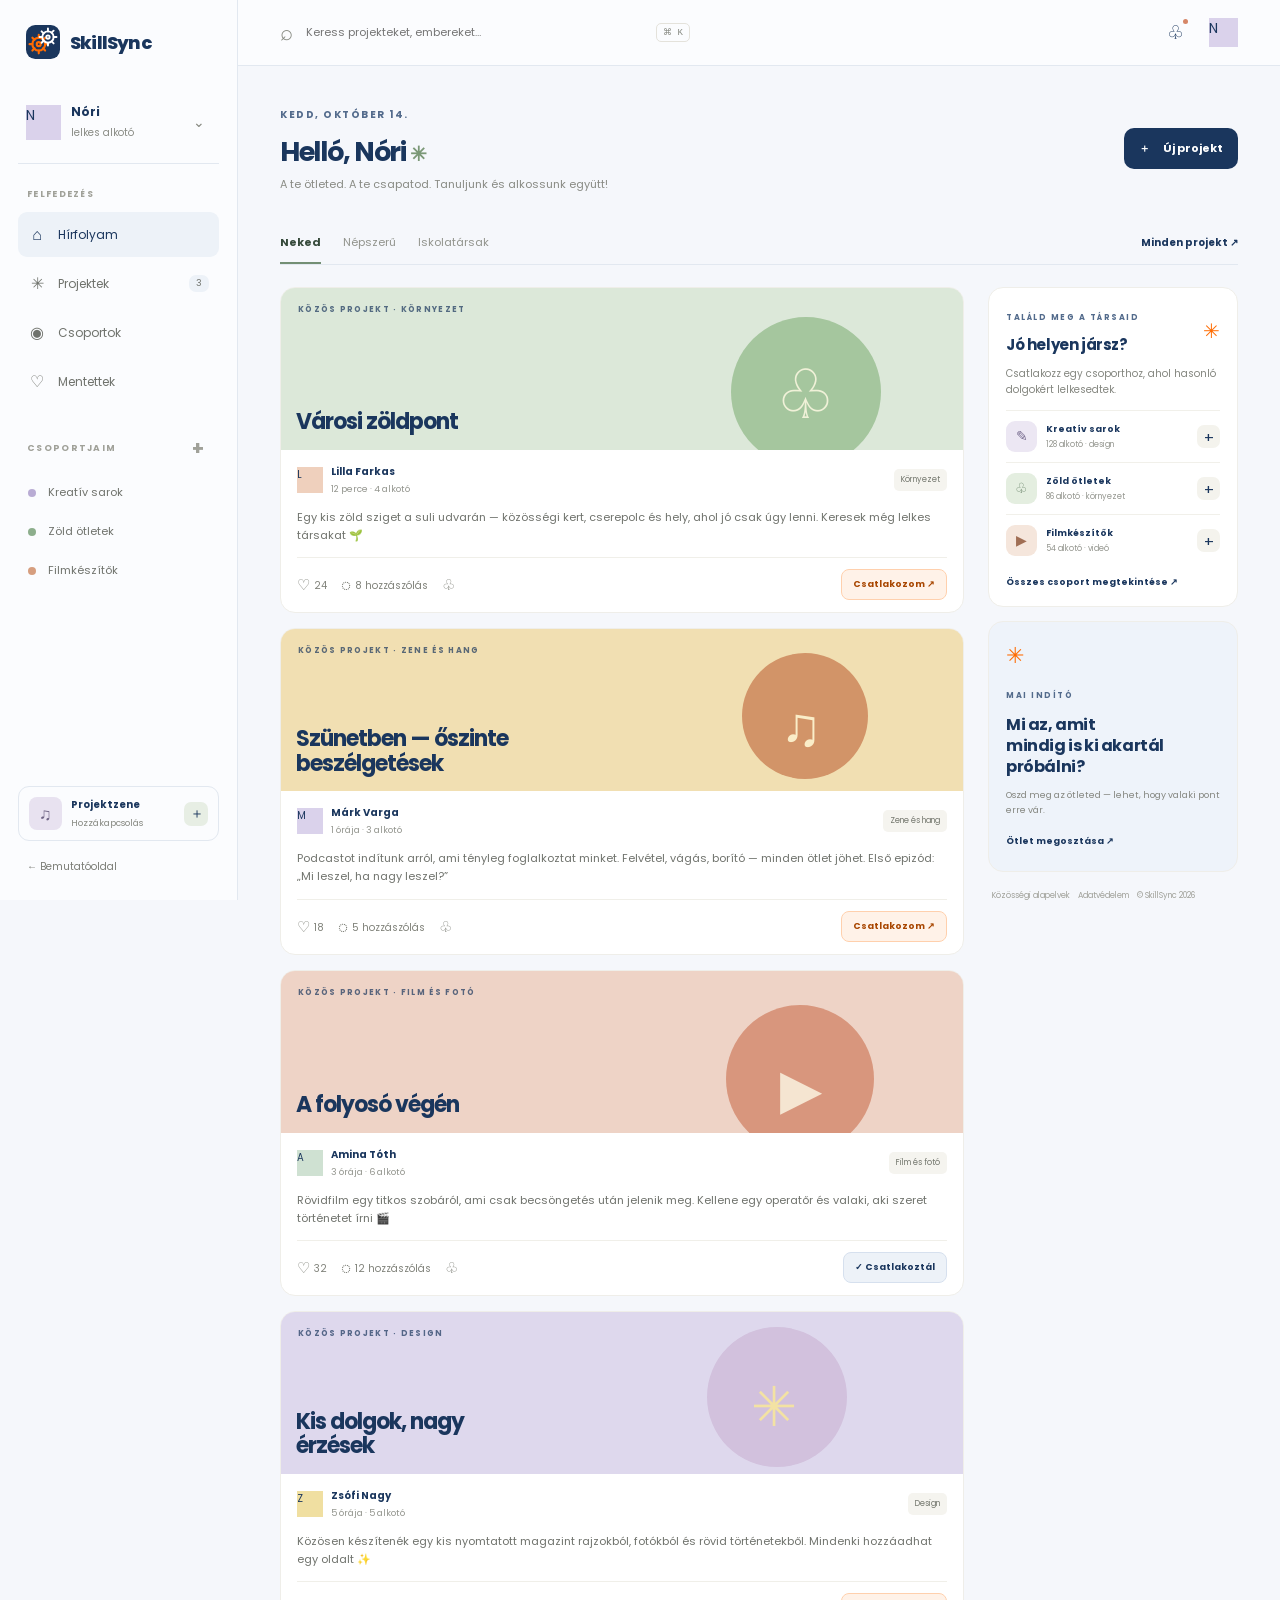
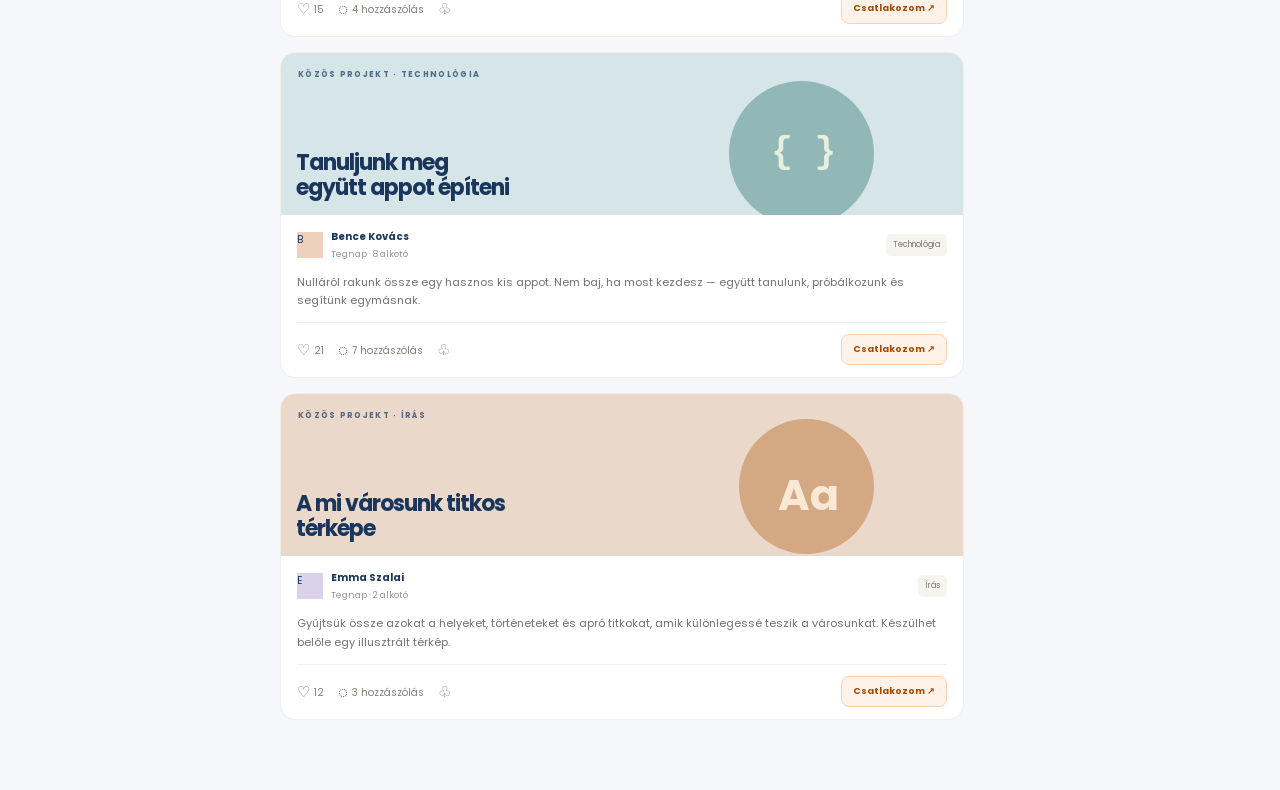
<file: app.html>
<!doctype html>
<html lang="hu"><head><meta charset="utf-8"><meta name="viewport" content="width=device-width,initial-scale=1,viewport-fit=cover"><meta name="theme-color" content="#1A365D"><link rel="manifest" href="manifest.webmanifest"><link rel="apple-touch-icon" href="icon.svg"><title>SkillSync — közösség</title><link rel="stylesheet" href="style.css"></head>
<body class="app-page"><div class="app-shell">
  <aside class="sidebar"><a class="brand" href="index.html"><span class="brand-mark"><img src="icon.svg" alt=""></span> SkillSync</a><div class="profile-mini"><span class="avatar av-lilac">N</span><span><b>Nóri</b><small>lelkes alkotó</small></span><button aria-label="Profil menü">⌄</button></div><div class="side-label">FELFEDEZÉS</div><nav class="side-nav"><a class="active" data-view="feed"><span>⌂</span> Hírfolyam</a><a data-view="projects"><span>✳</span> Projektek <i>3</i></a><a data-view="groups"><span>◉</span> Csoportok</a><a data-view="saved"><span>♡</span> Mentettek</a></nav><div class="side-label groups-label">CSOPORTJAIM <button id="newGroup">+</button></div><div class="group-shortcuts"><a data-view="groups"><span class="dot dot-lilac"></span> Kreatív sarok</a><a data-view="groups"><span class="dot dot-mint"></span> Zöld ötletek</a><a data-view="groups"><span class="dot dot-peach"></span> Filmkészítők</a></div><div class="sidebar-bottom"><div class="music-mini"><div class="music-art">♫</div><span><b>Projektzene</b><small>Hozzákapcsolás</small></span><button aria-label="Zenei szolgáltatás összekötése">＋</button></div><a class="back-link" href="index.html">← Bemutatóoldal</a></div></aside>
  <main class="app-main"><header class="app-topbar"><div class="mobile-brand"><a class="brand" href="index.html"><span class="brand-mark"><img src="icon.svg" alt=""></span> SkillSync</a></div><div class="search-box"><span>⌕</span><input id="searchInput" placeholder="Keress projekteket, embereket…"><kbd>⌘ K</kbd></div><div class="top-actions"><button class="icon-button" aria-label="Értesítések">♧<span class="notification-dot"></span></button><span class="avatar av-lilac">N</span></div></header>
  <div class="app-content"><section class="welcome-row"><div><span class="eyebrow">KEDD, OKTÓBER 14.</span><h1>Helló, Nóri <span>✳</span></h1><p>A te ötleted. A te csapatod. Tanuljunk és alkossunk együtt!</p></div><button id="createProject" class="button button-dark"><span>＋</span> Új projekt</button></section>
  <div class="app-tabs"><button class="tab active" data-filter="all">Neked</button><button class="tab" data-filter="popular">Népszerű</button><button class="tab" data-filter="nearby">Iskolatársak</button><a data-view="projects">Minden projekt ↗</a></div>
  <section class="feed-layout"><div class="feed-column"><div id="feed" class="feed-list"></div><div id="emptyState" class="empty-state hidden"><span>⌕</span><h3>Erre még nincs találat</h3><p>Próbálj másik keresést, vagy indíts egy új projektet!</p></div></div>
  <aside class="right-rail"><div class="rail-card"><div class="rail-title"><div><span class="eyebrow">TALÁLD MEG A TÁRSAID</span><h3>Jó helyen jársz?</h3></div><span class="rail-spark">✳</span></div><p>Csatlakozz egy csoporthoz, ahol hasonló dolgokért lelkesedtek.</p><div class="suggested-group"><span class="group-icon gi-lilac">✎</span><span><b>Kreatív sarok</b><small>128 alkotó · design</small></span><button class="join-group" data-group="Kreatív sarok">+</button></div><div class="suggested-group"><span class="group-icon gi-mint">♧</span><span><b>Zöld ötletek</b><small>86 alkotó · környezet</small></span><button class="join-group" data-group="Zöld ötletek">+</button></div><div class="suggested-group"><span class="group-icon gi-peach">▶</span><span><b>Filmkészítők</b><small>54 alkotó · videó</small></span><button class="join-group" data-group="Filmkészítők">+</button></div><a class="rail-link" data-view="groups">Összes csoport megtekintése ↗</a></div>
  <div class="rail-card prompt-card"><span class="prompt-icon">✳</span><span class="eyebrow">MAI INDÍTÓ</span><h3>Mi az, amit<br>mindig is ki akartál próbálni?</h3><p>Oszd meg az ötleted — lehet, hogy valaki pont erre vár.</p><button id="shareIdea" class="text-link">Ötlet megosztása ↗</button></div><div class="rail-foot"><span>Közösségi alapelvek</span><span>Adatvédelem</span><span>© SkillSync 2026</span></div></aside></section></div>
  </main><nav class="mobile-nav"><button class="selected" data-view="feed"><span>⌂</span>Felfedezés</button><button data-view="projects"><span>✳</span>Projektek</button><button id="mobileCreate" class="mobile-create">＋</button><button data-view="groups"><span>◉</span>Csoportok</button><button data-view="saved"><span>♡</span>Mentettek</button></nav>
</div><dialog id="projectDialog"><form method="dialog" id="projectForm"><button class="dialog-close" aria-label="Bezárás">×</button><span class="eyebrow">KEZDJÜK EL</span><h2>Új projekt</h2><p>Az első lépés csak egy ötlet.</p><label>Mi a projekt neve?<input id="projectName" required maxlength="70" placeholder="pl. Iskolai podcast" /></label><label>Pár szóban miről szól?<textarea id="projectDescription" required maxlength="220" placeholder="Mit szeretnél létrehozni?" rows="3"></textarea></label><label>Milyen témában?<select id="projectCategory"><option>Design</option><option>Technológia</option><option>Környezet</option><option>Film és fotó</option><option>Zene</option><option>Más</option></select></label><button class="button button-dark dialog-submit" type="submit">Projekt közzététele ↗</button></form></dialog><div id="toast" class="toast" role="status"></div><script src="app.js"></script></body></html>
</file>
<file: style.css>
@import url('https://fonts.googleapis.com/css2?family=Poppins:wght@400;500;600;700;800&display=swap');
:root{--paper:#f7f6f2;--white:#fff;--ink:#242622;--muted:#777a73;--line:#e9e8e2;--green:#d9e8d8;--green-strong:#395845;--purple:#ded9ed;--peach:#f1d5c6;--yellow:#f3e5a6;--shadow:0 12px 40px #33321b0b}*{box-sizing:border-box}html{scroll-behavior:smooth}body{margin:0;background:var(--paper);color:var(--ink);font-family:'Poppins',sans-serif;font-size:14px}a{color:inherit;text-decoration:none}button,input,textarea,select{font:inherit}button{color:inherit}.wrap{max-width:1160px;margin:auto;padding-left:32px;padding-right:32px}.site-header{height:84px;max-width:1230px;margin:auto;padding:0 32px;display:flex;align-items:center;justify-content:space-between}.brand{display:inline-flex;align-items:center;gap:10px;font:800 18px 'Poppins',sans-serif;letter-spacing:-.8px}.brand-mark{width:32px;height:32px;border-radius:11px;background:var(--ink);color:#f6f4eb;display:inline-grid;place-items:center;font-size:17px;letter-spacing:-1px}.site-header nav{display:flex;align-items:center;gap:38px;color:#686a64;font-size:13px}.site-header nav a:hover,.text-link:hover{color:#457455}.button{border:0;border-radius:13px;padding:15px 21px;display:inline-flex;gap:13px;align-items:center;justify-content:center;font-weight:700;cursor:pointer;transition:transform .18s,background .18s}.button:hover{transform:translateY(-2px)}.button-dark{background:var(--ink);color:white}.button-dark:hover{background:#415445}.button-small{padding:11px 15px;border-radius:10px;color:white}.button-light{background:#f6f3e8;color:var(--ink)}.menu-toggle{display:none;background:none;border:0}.hero{display:grid;grid-template-columns:1fr 1fr;min-height:596px;align-items:center;gap:45px;padding-top:24px;padding-bottom:55px}.eyebrow{font-size:10px;letter-spacing:1.5px;font-weight:700;color:#7c8078}.pulse{display:inline-block;width:7px;height:7px;border-radius:50%;background:#8cae87;margin-right:7px}.hero h1,.section-heading h2,.manifesto h2,.feature-strip h2{font:600 clamp(54px,6vw,78px)/1.04 'Poppins',sans-serif;letter-spacing:-5px;margin:22px 0}.hero h1 em,.section-heading h2 em,.manifesto h2 em,.feature-strip h2 em{font-style:normal;color:#64866b}.hero-lede{max-width:425px;color:#6c7069;font-size:17px;line-height:1.7;margin:25px 0 29px}.hero-actions{display:flex;gap:23px;align-items:center}.text-link{border:0;background:none;padding:6px 0;font-weight:700;font-size:13px;cursor:pointer}.social-proof{display:flex;gap:14px;align-items:center;margin-top:38px;color:#888a83;font-size:11px;line-height:1.6}.social-proof b{color:#393b36;font-size:12px}.avatar-stack{display:flex;padding-left:4px}.av{width:32px;height:32px;border-radius:50%;display:grid;place-items:center;font-weight:700;color:#433c4f;font-size:12px;border:2px solid var(--paper);margin-left:-5px}.av-peach{background:#efd0bd}.av-lilac{background:#dad2eb}.av-mint{background:#cfe1d2}.av-yellow{background:#f0dfa1}.hero-art{height:440px;position:relative;display:grid;place-items:center}.art-orbit{position:absolute;width:390px;height:390px;border:1px solid #e5e3dc;border-radius:50%}.orbit-two{width:318px;height:318px;border-style:dashed}.art-poster{position:relative;z-index:1;width:252px;height:330px;background:#e4dce9;transform:rotate(-4deg);padding:22px 23px 17px;box-shadow:15px 24px 50px #39322a20;display:flex;flex-direction:column;justify-content:space-between;overflow:hidden}.poster-kicker,.poster-footer{font-size:8px;letter-spacing:1.2px;font-weight:700;color:#50495b;display:flex;justify-content:space-between}.poster-shape{position:absolute;inset:64px 0 83px;background:#c7d5c5}.shape-sun{position:absolute;width:69px;height:69px;background:#edd793;border-radius:50%;top:24px;right:30px}.shape-arch{position:absolute;bottom:0;left:37px;width:121px;height:170px;border-radius:100px 100px 0 0;background:#b56e56}.shape-arch:before{content:'';position:absolute;width:63px;height:124px;bottom:0;left:29px;border-radius:60px 60px 0 0;background:#eadbc5}.shape-line{position:absolute;right:24px;bottom:22px;color:#f4edda;font-size:39px}.poster-caption{position:relative;z-index:2;color:#fbf7e9;font:700 27px/1.05 'Poppins',sans-serif;letter-spacing:-1.3px;margin-top:auto;padding-bottom:20px}.poster-caption em{color:#f1d994;font-style:normal}.poster-footer{position:relative;z-index:2;color:#574f5b}.art-note{position:absolute;z-index:2;display:flex;align-items:center;gap:11px;background:#fff;border-radius:14px;padding:12px 14px;box-shadow:var(--shadow);font-size:11px}.art-note>span:first-child{width:34px;height:34px;background:#f5e6a8;border-radius:10px;display:grid;place-items:center;font-size:17px}.art-note b,.art-note small{display:block}.art-note small{font-size:9px;color:#85867f;margin-top:4px}.art-note i{font-style:normal;color:#729078;margin-left:5px}.note-top{top:59px;left:5px;transform:rotate(-3deg)}.note-bottom{right:0;bottom:49px;transform:rotate(3deg)}.art-note .note-icon{background:#d7e6d6!important}.sparkle{position:absolute;color:#9ab191;font-size:25px}.sparkle-one{top:57px;right:59px}.sparkle-two{bottom:57px;left:37px;color:#d89870}.ticker{overflow:hidden;white-space:nowrap;background:#e2e9dd;color:#667363;padding:15px 0;font-size:10px;letter-spacing:2px;font-weight:700}.ticker div{display:flex;justify-content:space-around;min-width:850px}.ticker span:nth-of-type(2n){color:#ad755c}.steps-section{padding-top:113px;padding-bottom:116px}.section-heading{display:grid;grid-template-columns:1fr 1fr;align-items:end}.section-heading .eyebrow{grid-column:1/-1}.section-heading h2{font-size:53px;letter-spacing:-3px;margin:17px 0 0}.section-heading>p{color:#7a7b75;line-height:1.7;max-width:285px;justify-self:end;margin:0 0 8px}.steps{display:grid;grid-template-columns:repeat(3,1fr);gap:18px;margin-top:50px}.steps article{position:relative;background:#fff;border-radius:18px;padding:29px 27px 30px;min-height:210px}.step-number{position:absolute;right:26px;top:29px;color:#b0b2ac;font-size:10px;letter-spacing:1px}.step-icon{width:39px;height:39px;border-radius:13px;display:grid;place-items:center;font-size:17px}.icon-lilac{background:#e8e2f0}.icon-peach{background:#f5e0d2}.icon-mint{background:#dce9d9}.steps h3{font:700 17px 'Poppins';margin:24px 0 8px}.steps p{color:#81837d;line-height:1.6;font-size:12px;max-width:260px;margin:0}.manifesto{background:#455d4b;color:#f8f6ed;overflow:hidden}.manifesto-inner{padding-top:91px;padding-bottom:96px;position:relative}.manifesto .eyebrow{color:#c2d0bd}.manifesto h2{font-size:58px;letter-spacing:-3.8px;margin:23px 0}.manifesto h2 em{color:#dce7d6}.manifesto p{max-width:360px;color:#d2dbce;font-size:14px;line-height:1.7;margin:0 0 25px}.manifesto-star{position:absolute;color:#c5d3b9}.star-a{font-size:65px;right:16%;top:25%}.star-b{font-size:42px;right:9%;bottom:22%;color:#e2c88b}.feature-strip{display:grid;grid-template-columns:1fr 1fr;gap:60px;padding-top:104px;padding-bottom:108px}.feature-strip h2{font-size:42px;letter-spacing:-2.5px;line-height:1.17}.feature-strip h2 em{color:#708a72}.feature-list>div{display:grid;grid-template-columns:31px 1fr 20px;align-items:center;padding:19px 0;border-bottom:1px solid #e3e1da}.feature-list>div>span{grid-row:span 2;font-size:10px;color:#9a9b93}.feature-list b{font-size:13px}.feature-list small{font-size:10px;color:#888a83;margin-top:5px}.feature-list i{grid-column:3;grid-row:1/3;font-style:normal;color:#749078}.site-footer{height:82px;border-top:1px solid #e8e6df;display:flex;align-items:center;justify-content:space-between;padding:0 max(32px,calc((100% - 1160px)/2));font-size:10px;color:#878981}.site-footer .brand{color:var(--ink)}.site-footer .brand-mark{width:27px;height:27px;font-size:14px;border-radius:9px}.site-footer>a:last-child{color:#394c3d;font-weight:700}
/* App shell */
.app-page{min-height:100vh}.app-shell{min-height:100vh;max-width:1440px;margin:auto;display:grid;grid-template-columns:238px 1fr}.sidebar{position:sticky;top:0;height:100vh;background:#fbfaf7;border-right:1px solid var(--line);padding:25px 18px;display:flex;flex-direction:column}.sidebar .brand{margin:0 0 32px 8px}.profile-mini{display:flex;align-items:center;gap:10px;padding:12px 8px 22px;border-bottom:1px solid var(--line)}.profile-mini .avatar{width:35px;height:35px}.profile-mini span:nth-child(2){flex:1}.profile-mini b,.profile-mini small{display:block}.profile-mini b{font-size:12px}.profile-mini small{font-size:10px;color:#8b8d86;margin-top:4px}.profile-mini button{border:0;background:none;color:#85877f}.side-label{font-size:9px;letter-spacing:1.3px;color:#a0a199;font-weight:700;margin:24px 9px 11px;display:flex;justify-content:space-between;align-items:center}.side-label button{border:0;background:none;font-size:19px;cursor:pointer}.side-nav,.group-shortcuts{display:grid;gap:4px}.side-nav a,.group-shortcuts a{cursor:pointer;display:flex;align-items:center;gap:12px;padding:10px;border-radius:9px;color:#70736d;font-size:12px}.side-nav a.active,.side-nav a:hover,.group-shortcuts a:hover{background:#eaf0e6;color:#38523c}.side-nav a>span{width:18px;text-align:center;font-size:16px}.side-nav i{margin-left:auto;background:#e9e8e2;border-radius:7px;padding:2px 7px;font-size:9px;font-style:normal}.groups-label{margin-top:29px}.group-shortcuts a{padding:9px 10px;font-size:11px}.dot{width:8px;height:8px;border-radius:50%}.dot-lilac{background:#b9acd4}.dot-mint{background:#8dae8c}.dot-peach{background:#d69e7f}.sidebar-bottom{margin-top:auto}.music-mini{border:1px solid var(--line);border-radius:11px;display:flex;gap:9px;align-items:center;padding:10px;margin-bottom:18px}.music-art{width:33px;height:33px;border-radius:8px;background:#e8e2f0;display:grid;place-items:center;font-size:17px;color:#6e6484}.music-mini span{flex:1}.music-mini b,.music-mini small{display:block}.music-mini b{font-size:10px}.music-mini small{color:#888a83;font-size:9px;margin-top:4px}.music-mini button{border:0;background:#e7eee4;border-radius:7px;width:24px;height:24px;cursor:pointer}.back-link{display:block;color:#7c7e77;font-size:10px;padding:0 9px}.app-main{min-width:0}.app-topbar{height:66px;border-bottom:1px solid var(--line);display:flex;align-items:center;padding:0 42px;gap:20px;background:#f9f8f4;position:sticky;top:0;z-index:4}.search-box{display:flex;align-items:center;gap:11px;width:min(410px,55vw);color:#868981}.search-box>span{font-size:22px}.search-box input{border:0;background:none;outline:0;width:100%;font-size:11px}.search-box kbd{font-size:9px;border:1px solid #e4e2db;border-radius:5px;padding:3px 6px;white-space:nowrap}.top-actions{margin-left:auto;display:flex;align-items:center;gap:19px}.icon-button{position:relative;background:none;border:0;font-size:19px;cursor:pointer}.notification-dot{position:absolute;width:5px;height:5px;border-radius:50%;background:#d68667;right:2px;top:2px}.top-actions .avatar{width:29px;height:29px}.mobile-brand,.mobile-nav{display:none}.app-content{max-width:1070px;margin:auto;padding:37px 42px 70px}.welcome-row{display:flex;align-items:center;justify-content:space-between}.welcome-row h1{font:700 27px 'Poppins';letter-spacing:-1.3px;margin:8px 0 4px}.welcome-row h1 span{color:#7b9877;font-size:20px}.welcome-row p{margin:0;color:#898b84;font-size:11px}.welcome-row .button{font-size:11px;padding:12px 15px;border-radius:10px}.app-tabs{display:flex;align-items:center;gap:22px;border-bottom:1px solid var(--line);margin-top:28px}.tab{background:none;border:0;padding:13px 0 11px;color:#92948d;font-size:11px;cursor:pointer;border-bottom:2px solid transparent}.tab.active{color:#35493a;border-color:#738f74;font-weight:700}.app-tabs>a{margin-left:auto;font-size:10px;color:#657e68;font-weight:700}.feed-layout{display:grid;grid-template-columns:minmax(0,1fr) 250px;gap:24px;padding-top:22px;align-items:start}.feed-list{display:grid;gap:15px}.project-card{background:white;border:1px solid #efeee9;border-radius:15px;overflow:hidden}.card-cover{height:162px;position:relative;padding:15px;display:flex;align-items:flex-end;overflow:hidden}.cover-design{background:#ded8ed}.cover-green{background:#dce8d9}.cover-music{background:#f1dfb2}.cover-film{background:#eed3c6}.cover-code{background:#d6e5e7}.cover-book{background:#ead9ca}.cover-kicker{position:absolute;top:16px;left:17px;font-size:8px;font-weight:700;letter-spacing:1.3px;opacity:.7}.cover-title{position:relative;z-index:2;font:700 22px/1.12 'Poppins';letter-spacing:-1px;max-width:225px}.cover-title em{font-style:normal;color:#526b52}.cover-orb{position:absolute;border-radius:50%;width:185px;height:185px;right:8%;top:-36px;background:#f0cf88}.cover-design .cover-orb{background:#d2c1dd;width:140px;height:140px;right:17%;top:15px}.cover-design .cover-orb:after{content:'✳';position:absolute;color:#f3e2a3;top:38px;left:44px;font-size:55px}.cover-green .cover-orb{background:#a5c69e;right:12%;width:150px;height:150px;top:29px}.cover-green .cover-orb:after{content:'♧';font-size:68px;color:#f0f1d8;position:absolute;top:27px;left:44px}.cover-music .cover-orb{background:#d29468;right:14%;top:24px;width:126px;height:126px}.cover-music .cover-orb:after{content:'♫';font-size:55px;color:#faedc8;position:absolute;top:32px;left:39px}.cover-film .cover-orb{background:#d8967d;right:13%;width:148px;height:148px;top:34px}.cover-film .cover-orb:after{content:'▶';position:absolute;color:#f5e5d1;font-size:55px;top:42px;left:54px}.cover-code .cover-orb{background:#91b7b7;right:13%;width:145px;height:145px;top:28px}.cover-code .cover-orb:after{content:'{ }';position:absolute;color:#e6f0df;font:700 36px monospace;top:51px;left:42px}.cover-book .cover-orb{background:#d4a883;right:13%;width:135px;height:135px;top:25px}.cover-book .cover-orb:after{content:'Aa';position:absolute;color:#f8e8d4;font:700 43px 'Poppins';top:44px;left:39px}.card-content{padding:14px 16px 12px}.card-author{display:flex;align-items:center;gap:8px}.card-author .avatar{width:26px;height:26px;font-size:10px;border:0}.author-text{flex:1}.author-text b,.author-text small{display:block}.author-text b{font-size:10px}.author-text small{font-size:9px;color:#94968f;margin-top:3px}.card-category{font-size:8px;background:#f5f4ef;border-radius:5px;padding:5px 7px;color:#767970}.card-description{font-size:11px;color:#70736d;line-height:1.65;margin:12px 0 13px}.card-bottom{padding-top:11px;border-top:1px solid #f0efe9;display:flex;align-items:center;gap:14px}.reaction,.comment-action{border:0;background:none;padding:4px 0;color:#81837b;font-size:10px;cursor:pointer}.reaction.liked{color:#c46c62}.reaction span,.comment-action span{font-size:15px;vertical-align:-1px;margin-right:4px}.join-button{margin-left:auto;border:1px solid #dfe7dc;background:#edf3e9;color:#405843;padding:8px 11px;border-radius:8px;font-size:9px;font-weight:700;cursor:pointer}.join-button.joined{background:#f3f2ed;border-color:#e8e6de;color:#82847c}.rail-card{background:white;border:1px solid #efeee9;border-radius:15px;padding:17px;margin-bottom:14px}.rail-title{display:flex;justify-content:space-between;align-items:center}.rail-title .eyebrow{font-size:8px}.rail-title h3{font:700 15px 'Poppins';margin:7px 0 0;letter-spacing:-.4px}.rail-spark{font-size:20px;color:#7f9b7d}.rail-card>p{font-size:10px;color:#858780;line-height:1.6;margin:10px 0 12px}.suggested-group{display:flex;align-items:center;gap:9px;padding:10px 0;border-top:1px solid #f1f0ea}.group-icon{width:31px;height:31px;border-radius:9px;display:grid;place-items:center;font-size:14px}.gi-lilac{background:#ece7f3;color:#74688c}.gi-mint{background:#e4eee0;color:#678267}.gi-peach{background:#f5e6dc;color:#a06e54}.suggested-group>span:nth-child(2){flex:1}.suggested-group b,.suggested-group small{display:block}.suggested-group b{font-size:9px}.suggested-group small{font-size:8px;color:#969891;margin-top:3px}.join-group{width:23px;height:23px;border-radius:7px;background:#f4f3ed;border:0;font-size:15px;cursor:pointer}.join-group.joined{background:#e2eddf;color:#4e6b50}.rail-link{font-size:9px;color:#627d63;font-weight:700;display:block;margin-top:10px}.prompt-card{background:#eef1e8}.prompt-icon{display:block;font-size:22px;color:#749174;margin-bottom:11px}.prompt-card .eyebrow{font-size:8px}.prompt-card h3{font:700 16px/1.3 'Poppins';letter-spacing:-.4px;margin:11px 0}.prompt-card p{font-size:9px}.prompt-card .text-link{font-size:9px}.rail-foot{display:flex;flex-wrap:wrap;gap:8px;color:#a1a29b;font-size:8px;padding:4px 4px}.empty-state{text-align:center;padding:48px 15px;color:#888}.empty-state>span{font-size:26px}.empty-state h3{color:var(--ink);font-family:'Poppins'}.hidden{display:none!important}.toast{position:fixed;bottom:25px;left:50%;transform:translate(-50%,20px);opacity:0;pointer-events:none;background:#26372b;color:white;padding:12px 18px;border-radius:10px;font-size:11px;z-index:10;transition:.2s;box-shadow:var(--shadow)}.toast.show{opacity:1;transform:translate(-50%,0)}dialog{border:0;padding:0;border-radius:18px;width:min(420px,calc(100vw - 30px));box-shadow:0 25px 100px #20241f3c;color:var(--ink)}dialog::backdrop{background:#1f2822a1;backdrop-filter:blur(3px)}#projectForm{position:relative;padding:30px}.dialog-close{position:absolute;right:18px;top:16px;border:0;background:none;font-size:23px;color:#888;cursor:pointer}#projectForm h2{font:700 26px 'Poppins';margin:12px 0 4px}#projectForm>p{color:#888;font-size:12px;margin:0 0 22px}#projectForm label{display:block;font-size:10px;font-weight:700;margin:13px 0;color:#555}#projectForm input,#projectForm textarea,#projectForm select{display:block;width:100%;margin-top:7px;padding:11px 12px;border:1px solid #e6e5de;border-radius:9px;background:#fbfaf7;outline-color:#9bb69a;font-size:11px;resize:vertical}#projectForm input::placeholder,#projectForm textarea::placeholder{color:#aaa}#projectForm .dialog-submit{width:100%;margin-top:10px;font-size:11px}
@media(max-width:950px){.app-shell{grid-template-columns:205px 1fr}.sidebar{padding-left:12px;padding-right:12px}.app-content{padding-left:25px;padding-right:25px}.app-topbar{padding:0 25px}.feed-layout{grid-template-columns:minmax(0,1fr) 220px;gap:15px}.hero{gap:15px}.hero h1{font-size:64px}.art-orbit{width:335px;height:335px}.feature-strip{gap:35px}}
@media(max-width:740px){.wrap{padding-left:22px;padding-right:22px}.site-header{height:68px;padding:0 20px}.site-header nav{display:none}.menu-toggle{display:block}.hero{grid-template-columns:1fr;padding-top:42px;padding-bottom:43px;gap:0}.hero h1{font-size:62px;letter-spacing:-4px}.hero-lede{font-size:15px;max-width:360px}.hero-art{height:370px;margin-top:10px}.art-poster{width:218px;height:292px}.art-orbit{width:310px;height:310px}.note-top{left:0;top:42px}.note-bottom{right:-2px;bottom:34px}.steps-section{padding-top:75px;padding-bottom:75px}.section-heading{display:block}.section-heading h2{font-size:45px}.section-heading>p{margin-top:15px}.steps{grid-template-columns:1fr;margin-top:29px;gap:10px}.steps article{min-height:175px;padding:22px}.steps h3{margin-top:17px}.manifesto-inner{padding-top:70px;padding-bottom:75px}.manifesto h2{font-size:46px;letter-spacing:-3px}.manifesto-star.star-a{right:9%;top:14%;font-size:44px}.manifesto-star.star-b{right:8%;bottom:11%;font-size:31px}.feature-strip{grid-template-columns:1fr;gap:15px;padding-top:75px;padding-bottom:73px}.feature-strip h2{font-size:37px}.site-footer{height:auto;min-height:94px;padding:18px 20px;gap:12px;flex-wrap:wrap}.site-footer>span{order:3;width:100%}.app-shell{display:block;padding-bottom:69px}.sidebar{display:none}.app-topbar{height:58px;padding:0 17px;gap:10px}.mobile-brand{display:block}.mobile-brand .brand{font-size:15px;gap:7px}.mobile-brand .brand-mark{width:27px;height:27px;border-radius:9px}.search-box{margin-left:auto;width:auto;flex:1;max-width:280px;gap:7px}.search-box input{font-size:10px}.search-box kbd{display:none}.search-box>span{font-size:19px}.top-actions{gap:8px}.top-actions .icon-button{font-size:16px}.top-actions .avatar{width:26px;height:26px}.app-content{padding:25px 15px 35px}.welcome-row h1{font-size:22px}.welcome-row .eyebrow{font-size:8px}.welcome-row .button{font-size:9px;padding:10px 11px;gap:6px}.app-tabs{gap:17px;margin-top:22px}.tab{font-size:10px}.app-tabs>a{display:none}.feed-layout{display:block;padding-top:15px}.right-rail{display:none}.feed-list{gap:12px}.card-cover{height:145px}.cover-title{font-size:19px}.card-content{padding:12px}.card-description{font-size:10px;margin:10px 0}.mobile-nav{display:flex;position:fixed;z-index:5;bottom:0;left:0;right:0;height:65px;padding:5px 8px calc(5px + env(safe-area-inset-bottom));background:#fbfaf7;border-top:1px solid var(--line);align-items:center;justify-content:space-around}.mobile-nav button{position:relative;background:none;border:0;display:grid;justify-items:center;gap:3px;color:#8a8c84;font-size:8px;min-width:52px;cursor:pointer}.mobile-nav button>span{font-size:18px}.mobile-nav button.selected{color:#4a694d;font-weight:700}.mobile-nav .mobile-create{background:var(--ink);color:white;border-radius:13px;width:39px;height:39px;min-width:39px;font-size:23px;display:grid;place-items:center;margin-top:-19px;box-shadow:0 5px 14px #282b2633}.toast{bottom:80px}.empty-state{padding:35px 12px}}
@media(max-width:400px){.hero h1{font-size:55px}.hero-actions{gap:13px}.hero-actions .button{font-size:10px;padding:13px}.hero-actions .text-link{font-size:10px}.art-note{padding:9px 10px}.art-note small{font-size:8px}.note-bottom{right:-8px}.section-heading h2{font-size:40px}.manifesto h2{font-size:40px}.app-tabs{gap:12px}.tab{font-size:9px}}
.groups-grid{display:grid;grid-template-columns:repeat(2,minmax(0,1fr));gap:12px}.group-page-card{margin:0;padding:18px}.group-page-card h3{font:700 14px 'Poppins';margin:12px 0 4px}.group-page-card p{margin:0 0 15px}.group-page-card .join-button{margin-left:0}
@media(max-width:740px){.groups-grid{grid-template-columns:1fr 1fr;gap:9px}.group-page-card{padding:13px}.group-page-card h3{font-size:12px}}

/* SkillSync brand system */
.headline-together{position:relative;top:-.8em;display:inline-block;padding:.05em .23em .09em;border:1px solid #ffd8bd;border-radius:999px;background:linear-gradient(135deg,#fff4ec,#ffe5d4);box-shadow:0 7px 17px #ff6b0018;color:#FF6B00;font-size:.68em;font-style:normal;font-weight:700;line-height:1;letter-spacing:-.04em;transform:rotate(-3deg)}
:root{--paper:#f5f7fb;--white:#fff;--ink:#1A365D;--muted:#65748b;--line:#e2e8f0;--green:#e5edf6;--green-strong:#1A365D;--purple:#e8edf6;--peach:#ffe2cf;--yellow:#fff0c2;--shadow:0 12px 40px #1a365d12}
 .brand-mark{background:transparent!important;border-radius:0!important;width:34px;height:34px;overflow:hidden;flex:none}.brand-mark img{display:block;width:100%;height:100%;object-fit:contain}.site-footer .brand-mark{width:29px;height:29px}
/* Android download and QR section */
.download-section{position:relative;display:grid;grid-template-columns:1.1fr .9fr;align-items:center;gap:70px;padding-top:100px;padding-bottom:105px;overflow:hidden}
.download-copy{max-width:520px}
.download-status{display:inline-block;width:8px;height:8px;margin-right:7px;border-radius:50%;background:#FF6B00;box-shadow:0 0 0 4px #ff6b001a}
.download-copy h2{margin:20px 0 14px;color:#1A365D;font:700 clamp(38px,4.5vw,56px)/1.12 'Poppins',sans-serif;letter-spacing:-2.7px}
.download-copy h2 em{color:#FF6B00;font-style:normal}
.download-copy>p:not(.download-note){max-width:425px;margin:0 0 24px;color:#66758b;font-size:14px;line-height:1.8}
.download-button{background:#FF6B00;color:#fff;box-shadow:0 10px 25px #ff6b0026}
.download-button:hover{background:#e95f00}
.download-meta{display:flex;flex-wrap:wrap;gap:9px 20px;margin-top:20px;color:#516985;font-size:10px;font-weight:600}
.download-note{max-width:415px;margin:19px 0 0;color:#8a929d;font-size:10px;line-height:1.65}
.download-visual{position:relative;display:grid;place-items:center;min-height:380px;border-radius:34px;background:linear-gradient(145deg,#eaf0f8,#f7f8fb 58%,#fff0e6);isolation:isolate}
.download-visual::before,.download-visual::after{position:absolute;z-index:-1;content:'';border:1px solid #1a365d10;border-radius:50%}
.download-visual::before{width:330px;height:330px}
.download-visual::after{width:270px;height:270px;border-style:dashed}
.qr-card{width:258px;display:flex;flex-direction:column;align-items:center;padding:19px 18px 17px;border:1px solid #e5eaf1;border-radius:22px;background:#fff;box-shadow:0 24px 65px #1a365d18;text-align:center}
.qr-frame{position:relative;width:220px;height:220px;display:grid;place-items:center;margin-bottom:14px;border:8px solid #fff;border-radius:13px;background:#fff;box-shadow:0 0 0 1px #edf0f4;overflow:hidden}
.qr-frame img{display:block;width:100%;height:100%;object-fit:contain}
.qr-frame img:not([src]){display:none}
#qrLoading{position:absolute;color:#7d8795;font-size:11px}
.qr-card>b{color:#1A365D;font-size:13px}
.qr-card>span{max-width:210px;margin-top:5px;color:#7d8795;font-size:9px;line-height:1.55}
.qr-card>a{margin-top:10px;color:#d95700;font-size:10px;font-weight:700}
.download-spark{position:absolute;color:#FF6B00;font-size:30px}
.spark-top{top:41px;right:51px}.spark-bottom{bottom:41px;left:54px;color:#1A365D}
@media(max-width:740px){.download-section{grid-template-columns:1fr;gap:32px;padding-top:74px;padding-bottom:75px}.download-copy h2{font-size:42px;letter-spacing:-2px}.download-copy>p:not(.download-note){font-size:13px}.download-visual{min-height:345px}.download-visual::before{width:285px;height:285px}.download-visual::after{width:235px;height:235px}.qr-card{width:238px;padding:15px}.qr-frame{width:206px;height:206px}.spark-top{right:25px}.spark-bottom{left:24px}}
.button-dark{background:#1A365D;color:#fff}.button-dark:hover{background:#234a79}.hero h1 em,.section-heading h2 em,.feature-strip h2 em{color:#FF6B00}.button-light{color:#1A365D}.eyebrow{color:#536b8c}.pulse{background:#FF6B00}.text-link:hover,.rail-link,.feature-list i,.app-tabs>a{color:#1A365D}.ticker{background:#eaf0f8;color:#1A365D}.ticker span:nth-of-type(2n){color:#FF6B00}.step-icon,.icon-lilac{background:#e8edf6}.icon-peach{background:#fff0e6}.icon-mint{background:#e2ebf6}.manifesto{background:#1A365D}.manifesto h2 em{color:#ff9b59}.manifesto .eyebrow{color:#bfcee3}.manifesto p{color:#dce5f2}.manifesto-star{color:#FF6B00}.star-b{color:#ffb171}.profile-mini,.sidebar,.app-topbar,.mobile-nav{background:#fbfcfe}.side-nav a.active,.side-nav a:hover,.group-shortcuts a:hover{background:#edf2f8;color:#1A365D}.side-nav i{background:#edf2f8}.join-button{background:#fff2e8;border-color:#ffd0ad;color:#a84600}.join-button.joined{background:#edf2f8;border-color:#d6e0ee;color:#1A365D}.join-group.joined{background:#ffe6d3;color:#a84600}.prompt-card{background:#eef3fa}.prompt-icon,.rail-spark{color:#FF6B00}.mobile-nav button.selected{color:#1A365D}.mobile-nav .mobile-create{background:#FF6B00;color:#fff}.toast{background:#1A365D}.art-poster{background:#dbe5f2}.poster-shape{background:#f2ba8b}.shape-sun{background:#FF6B00}.shape-arch{background:#1A365D}.poster-caption em{color:#ffbd91}.art-note>span:first-child{background:#fff0e6}.note-top .art-note i{color:#FF6B00}


/* SkillSync promo video */
.promo-section{padding-top:0;padding-bottom:104px;scroll-margin-top:32px}
.promo-heading{display:flex;justify-content:space-between;align-items:flex-end;gap:40px;margin-bottom:30px}
.promo-heading h2{margin:16px 0 0;color:#1A365D;font:600 clamp(36px,4.3vw,54px)/1.14 'Poppins',sans-serif;letter-spacing:-2.5px}
.promo-heading h2 em{color:#FF6B00;font-style:normal}
.promo-heading>p{max-width:310px;margin:0 0 6px;color:#65748b;font-size:13px;line-height:1.8}
.promo-duration{display:block;margin-top:13px;color:#536b8c;font-size:10px;font-weight:600}
.promo-player{margin:0;overflow:hidden;border:1px solid #e2e8f0;border-radius:24px;background:#fff;box-shadow:0 20px 60px #1a365d12}
.promo-player video{display:block;width:100%;height:auto;aspect-ratio:16/9;background:#1A365D;object-fit:contain}
.promo-player figcaption{display:flex;justify-content:space-between;align-items:center;flex-wrap:wrap;gap:12px;padding:19px 24px;color:#65748b;font-size:12px}
.promo-player figcaption>a{display:inline-flex;align-items:center;gap:12px;color:#1A365D;font-weight:600}
.promo-player figcaption>a:hover{color:#d95700}
@media(max-width:740px){.promo-section{padding-bottom:74px;scroll-margin-top:20px}.promo-heading{display:block;margin-bottom:24px}.promo-heading h2{font-size:38px;letter-spacing:-1.8px}.promo-heading>p{max-width:100%;margin-top:18px;font-size:12px}.promo-player{border-radius:16px}.promo-player figcaption{padding:15px 16px;font-size:11px}}
</file>
